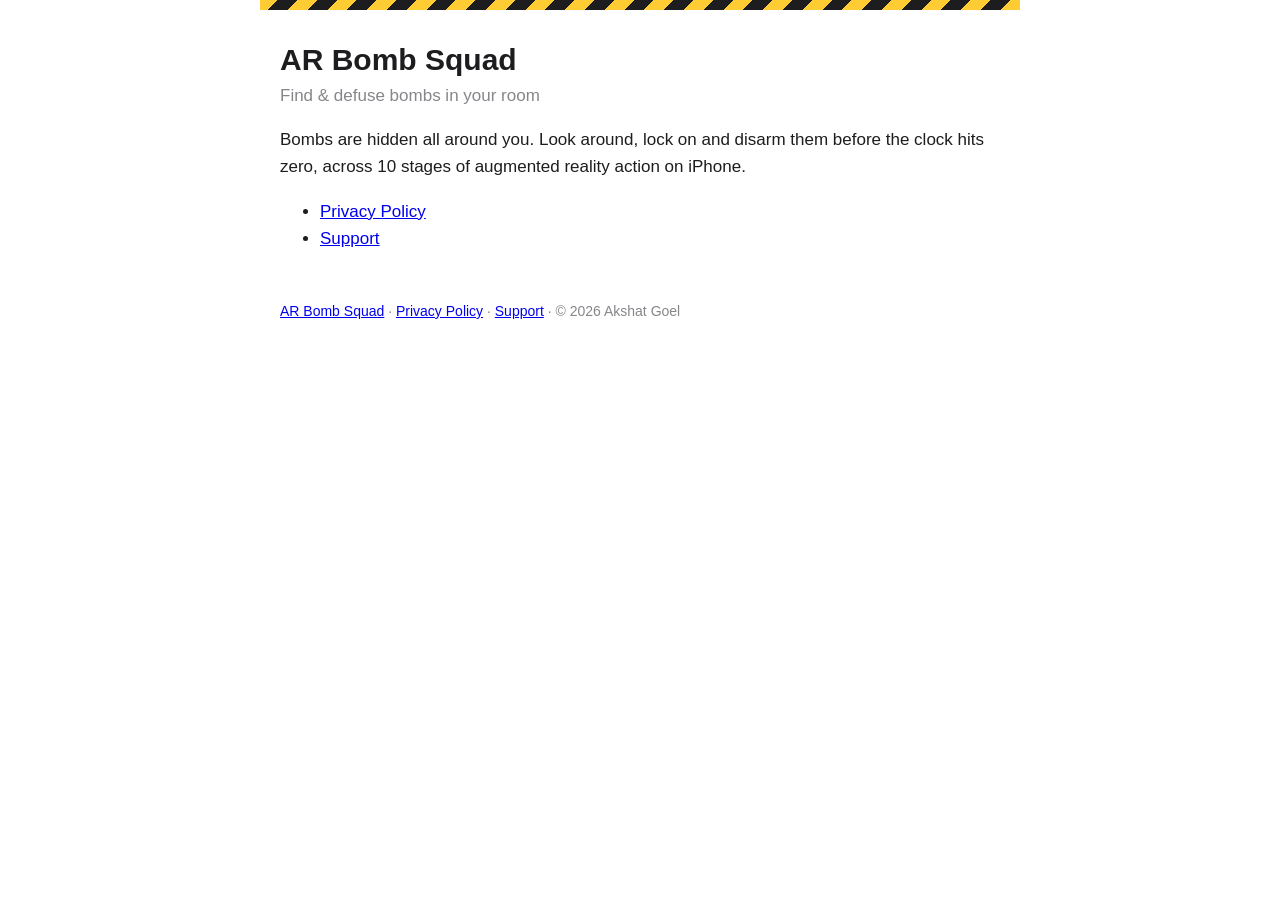
<file: index.html>
<!doctype html>
<html lang="en">
<head>
<meta charset="utf-8">
<meta name="viewport" content="width=device-width, initial-scale=1">
<title>AR Bomb Squad</title>
<link rel="stylesheet" href="style.css">
</head>
<body>
<div class="stripe"></div>
<h1>AR Bomb Squad</h1>
<p class="updated">Find &amp; defuse bombs in your room</p>
<p>Bombs are hidden all around you. Look around, lock on and disarm them before the clock hits zero, across 10 stages of augmented reality action on iPhone.</p>
<ul><li><a href="privacy-policy.html">Privacy Policy</a></li><li><a href="support.html">Support</a></li></ul>
<footer><a href="index.html">AR Bomb Squad</a> · <a href="privacy-policy.html">Privacy Policy</a> · <a href="support.html">Support</a> · © 2026 Akshat Goel</footer>
</body>
</html>
</file>
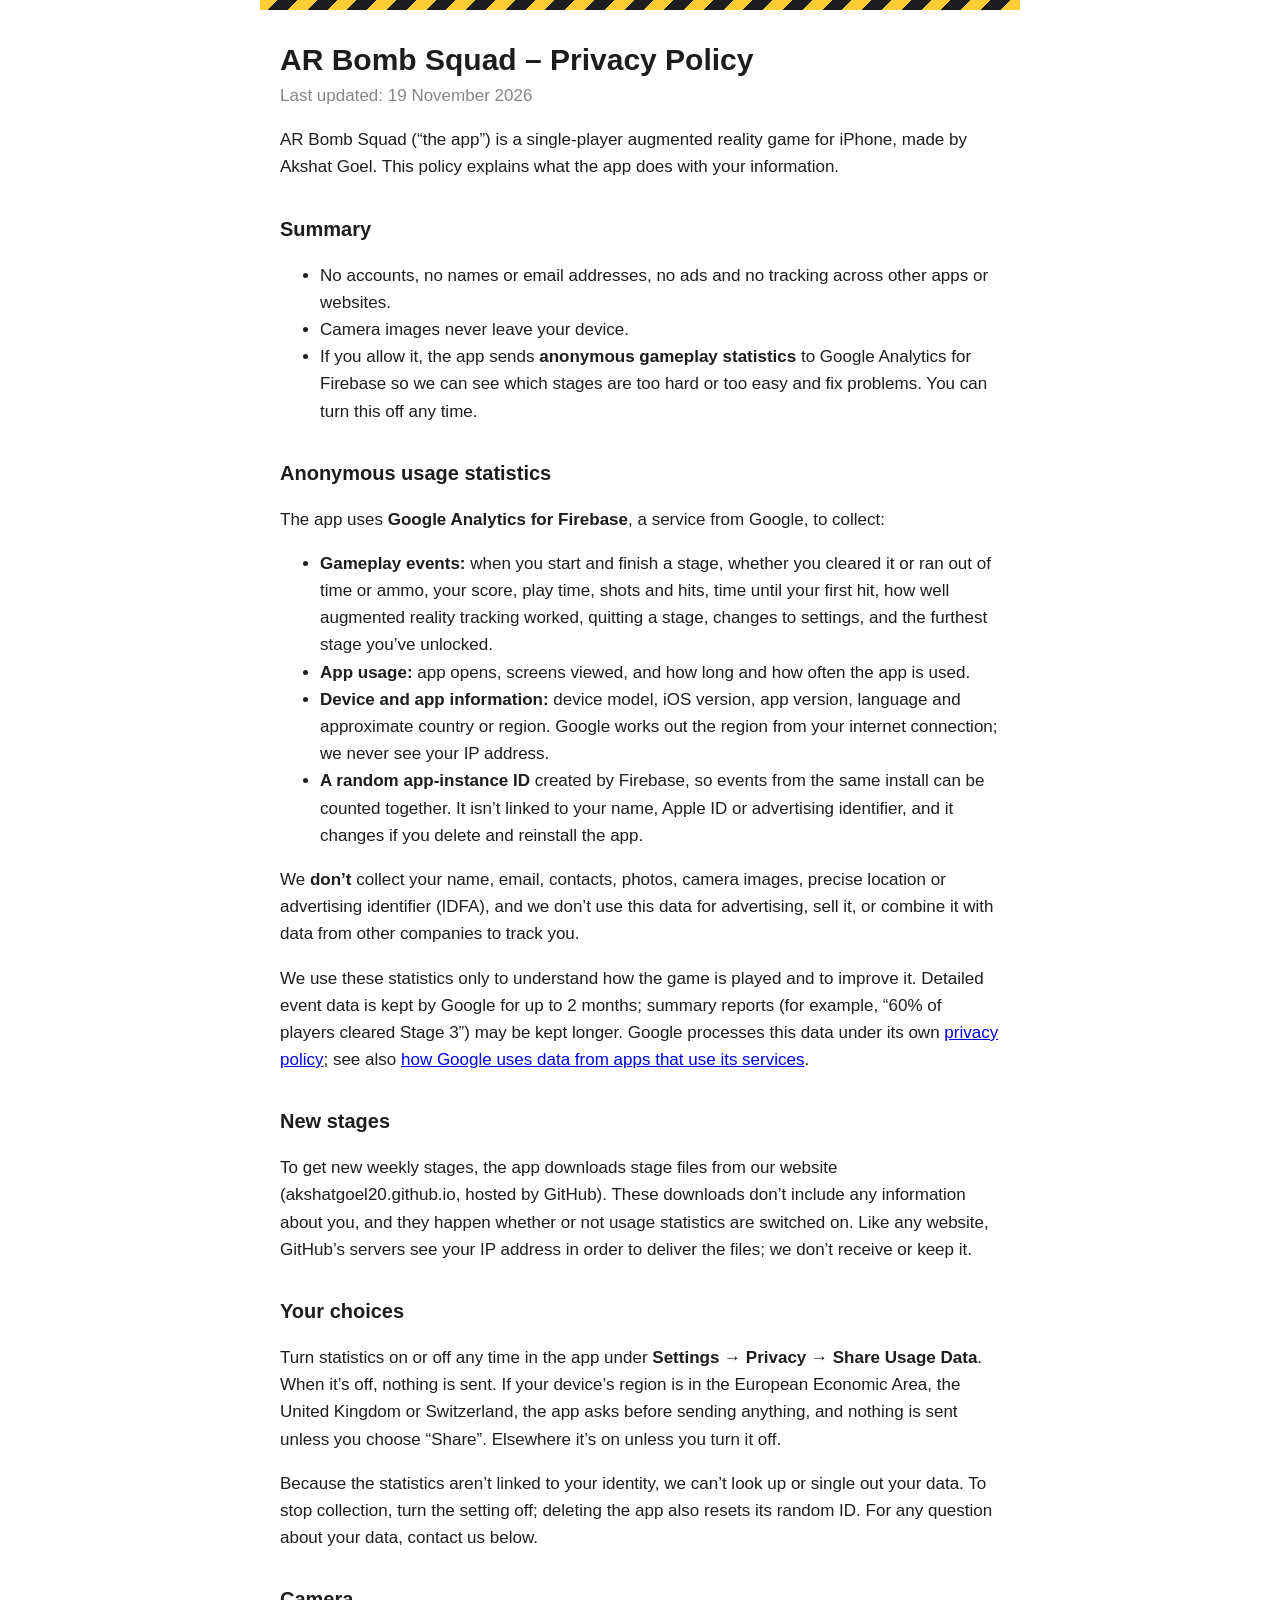
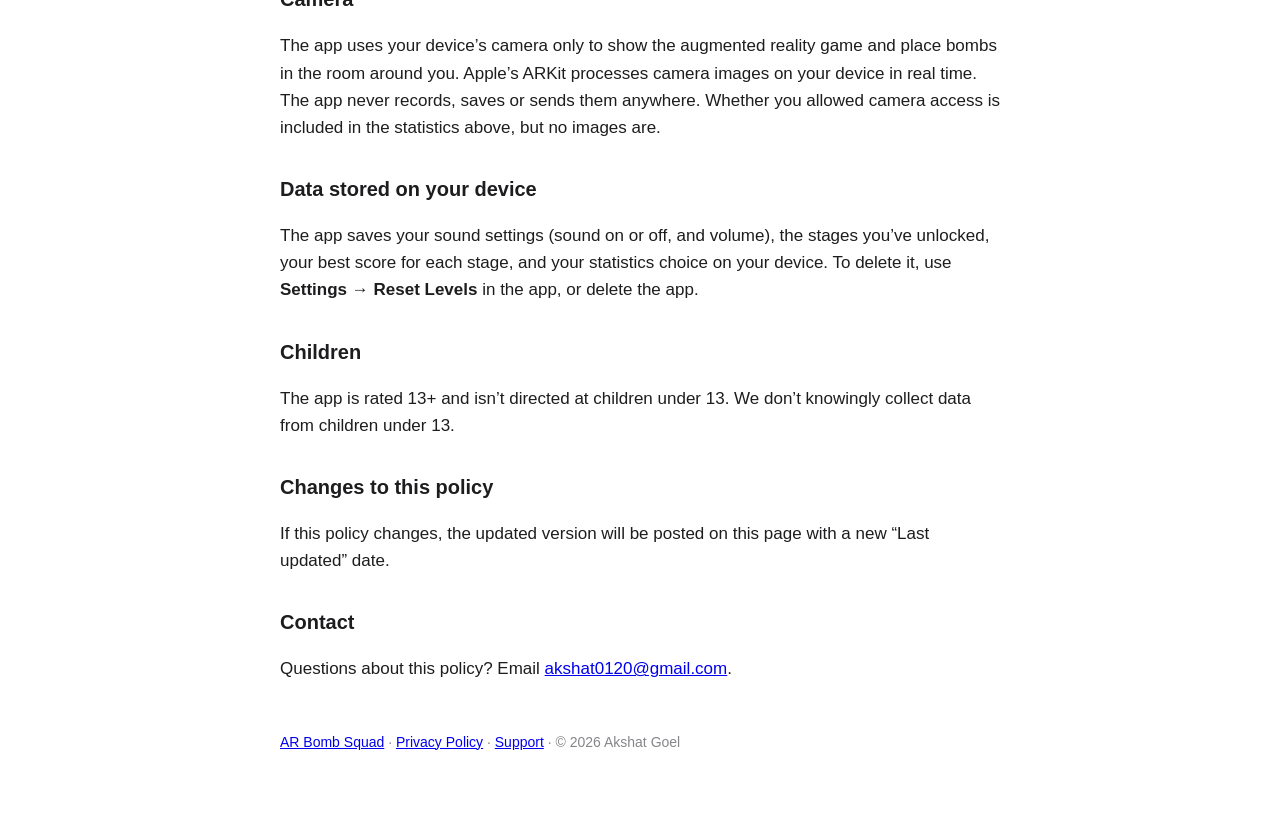
<file: privacy-policy.html>
<!doctype html>
<html lang="en">
<head>
<meta charset="utf-8">
<meta name="viewport" content="width=device-width, initial-scale=1">
<title>AR Bomb Squad – Privacy Policy</title>
<link rel="stylesheet" href="style.css">
</head>
<body>
<div class="stripe"></div>
<h1>AR Bomb Squad – Privacy Policy</h1>
<p class="updated">Last updated: 19 November 2026</p>
<p>AR Bomb Squad (“the app”) is a single-player augmented reality game for iPhone, made by Akshat Goel. This policy explains what the app does with your information.</p>
<h2>Summary</h2>
<ul>
<li>No accounts, no names or email addresses, no ads and no tracking across other apps or websites.</li>
<li>Camera images never leave your device.</li>
<li>If you allow it, the app sends <strong>anonymous gameplay statistics</strong> to Google Analytics for Firebase so we can see which stages are too hard or too easy and fix problems. You can turn this off any time.</li>
</ul>
<h2>Anonymous usage statistics</h2>
<p>The app uses <strong>Google Analytics for Firebase</strong>, a service from Google, to collect:</p>
<ul>
<li><strong>Gameplay events:</strong> when you start and finish a stage, whether you cleared it or ran out of time or ammo, your score, play time, shots and hits, time until your first hit, how well augmented reality tracking worked, quitting a stage, changes to settings, and the furthest stage you’ve unlocked.</li>
<li><strong>App usage:</strong> app opens, screens viewed, and how long and how often the app is used.</li>
<li><strong>Device and app information:</strong> device model, iOS version, app version, language and approximate country or region. Google works out the region from your internet connection; we never see your IP address.</li>
<li><strong>A random app-instance ID</strong> created by Firebase, so events from the same install can be counted together. It isn’t linked to your name, Apple ID or advertising identifier, and it changes if you delete and reinstall the app.</li>
</ul>
<p>We <strong>don’t</strong> collect your name, email, contacts, photos, camera images, precise location or advertising identifier (IDFA), and we don’t use this data for advertising, sell it, or combine it with data from other companies to track you.</p>
<p>We use these statistics only to understand how the game is played and to improve it. Detailed event data is kept by Google for up to 2 months; summary reports (for example, “60% of players cleared Stage 3”) may be kept longer. Google processes this data under its own <a href="https://policies.google.com/privacy">privacy policy</a>; see also <a href="https://policies.google.com/technologies/partner-sites">how Google uses data from apps that use its services</a>.</p>
<h2>New stages</h2>
<p>To get new weekly stages, the app downloads stage files from our website (akshatgoel20.github.io, hosted by GitHub). These downloads don’t include any information about you, and they happen whether or not usage statistics are switched on. Like any website, GitHub’s servers see your IP address in order to deliver the files; we don’t receive or keep it.</p>
<h2>Your choices</h2>
<p>Turn statistics on or off any time in the app under <strong>Settings → Privacy → Share Usage Data</strong>. When it’s off, nothing is sent. If your device’s region is in the European Economic Area, the United Kingdom or Switzerland, the app asks before sending anything, and nothing is sent unless you choose “Share”. Elsewhere it’s on unless you turn it off.</p>
<p>Because the statistics aren’t linked to your identity, we can’t look up or single out your data. To stop collection, turn the setting off; deleting the app also resets its random ID. For any question about your data, contact us below.</p>
<h2>Camera</h2>
<p>The app uses your device’s camera only to show the augmented reality game and place bombs in the room around you. Apple’s ARKit processes camera images on your device in real time. The app never records, saves or sends them anywhere. Whether you allowed camera access is included in the statistics above, but no images are.</p>
<h2>Data stored on your device</h2>
<p>The app saves your sound settings (sound on or off, and volume), the stages you’ve unlocked, your best score for each stage, and your statistics choice on your device. To delete it, use <strong>Settings → Reset Levels</strong> in the app, or delete the app.</p>
<h2>Children</h2>
<p>The app is rated 13+ and isn’t directed at children under 13. We don’t knowingly collect data from children under 13.</p>
<h2>Changes to this policy</h2>
<p>If this policy changes, the updated version will be posted on this page with a new “Last updated” date.</p>
<h2>Contact</h2>
<p>Questions about this policy? Email <a href="mailto:akshat0120@gmail.com">akshat0120@gmail.com</a>.</p>
<footer><a href="index.html">AR Bomb Squad</a> · <a href="privacy-policy.html">Privacy Policy</a> · <a href="support.html">Support</a> · © 2026 Akshat Goel</footer>
</body>
</html>
</file>
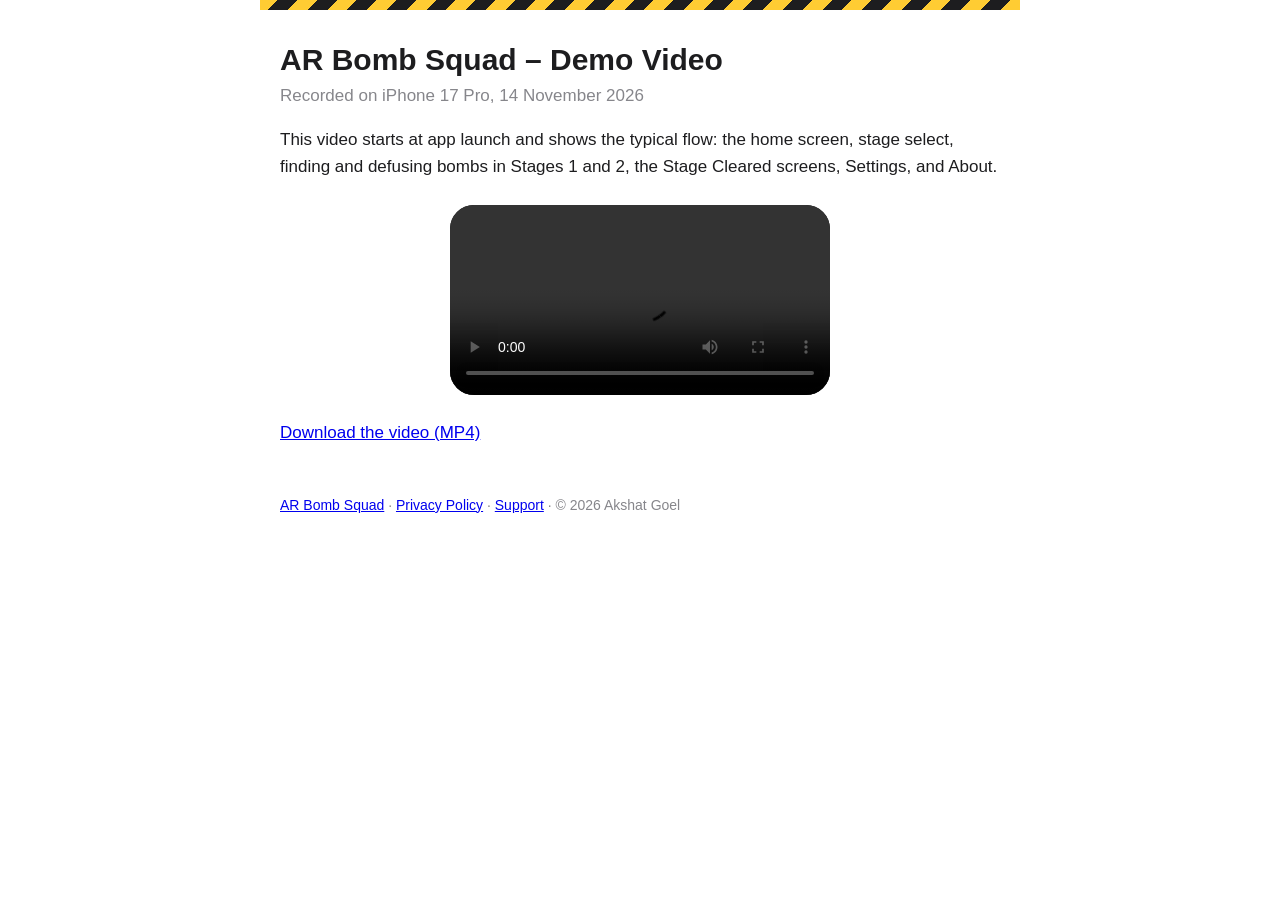
<file: review-video.html>
<!doctype html>
<html lang="en">
<head>
<meta charset="utf-8">
<meta name="viewport" content="width=device-width, initial-scale=1">
<title>AR Bomb Squad – Demo Video</title>
<link rel="stylesheet" href="style.css">
<style>video { display: block; width: 100%; max-width: 380px; margin: 24px auto; border-radius: 24px; background: #000; }</style>
</head>
<body>
<div class="stripe"></div>
<h1>AR Bomb Squad – Demo Video</h1>
<p class="updated">Recorded on iPhone 17 Pro, 14 November 2026</p>
<p>This video starts at app launch and shows the typical flow: the home screen, stage select, finding and defusing bombs in Stages 1 and 2, the Stage Cleared screens, Settings, and About.</p>
<video src="video/ar-bomb-squad-review.mp4" controls playsinline preload="metadata"></video>
<p><a href="video/ar-bomb-squad-review.mp4">Download the video (MP4)</a></p>
<footer><a href="index.html">AR Bomb Squad</a> · <a href="privacy-policy.html">Privacy Policy</a> · <a href="support.html">Support</a> · © 2026 Akshat Goel</footer>
</body>
</html>
</file>
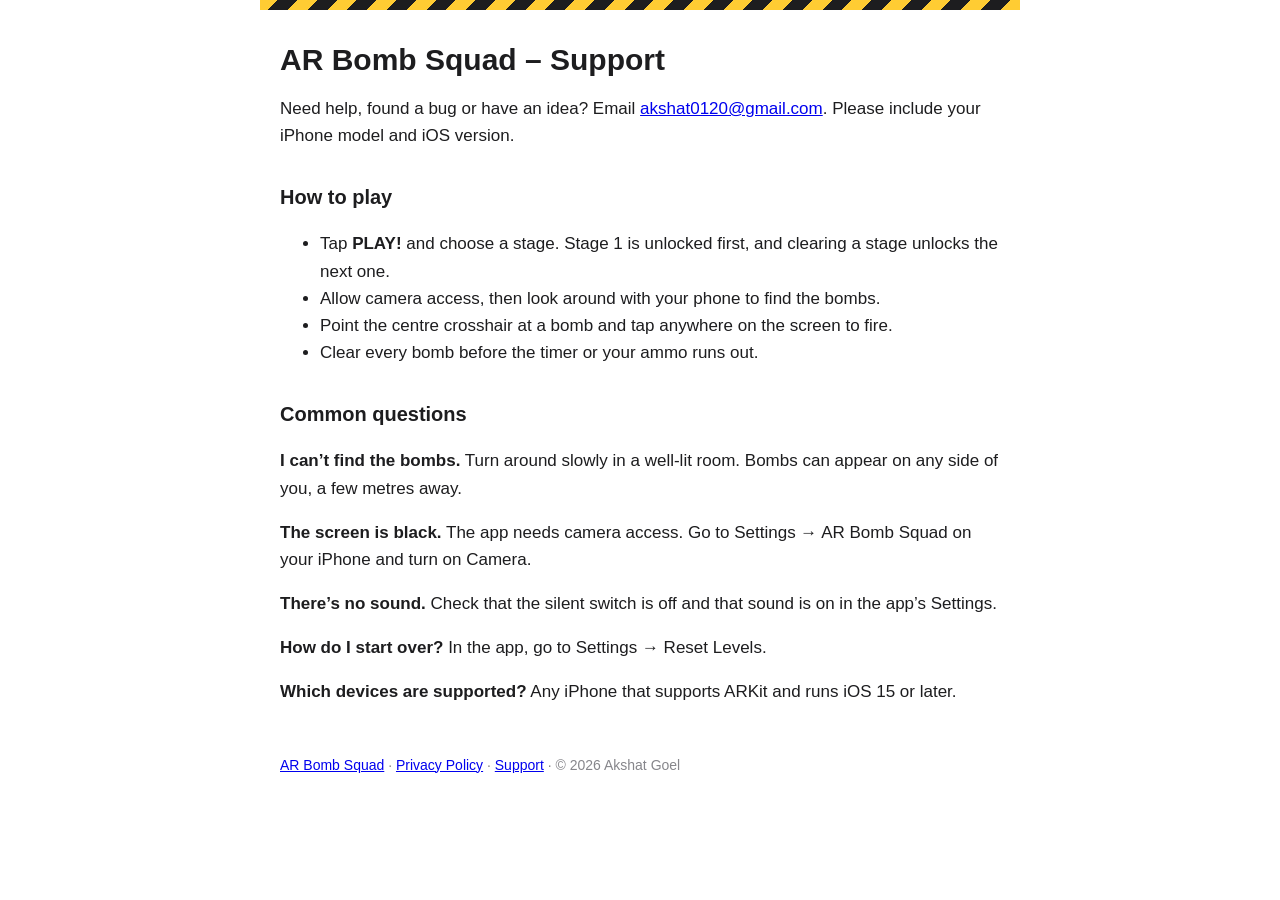
<file: support.html>
<!doctype html>
<html lang="en">
<head>
<meta charset="utf-8">
<meta name="viewport" content="width=device-width, initial-scale=1">
<title>AR Bomb Squad – Support</title>
<link rel="stylesheet" href="style.css">
</head>
<body>
<div class="stripe"></div>
<h1>AR Bomb Squad – Support</h1>
<p>Need help, found a bug or have an idea? Email <a href="mailto:akshat0120@gmail.com?subject=AR%20Bomb%20Squad%20support">akshat0120@gmail.com</a>. Please include your iPhone model and iOS version.</p>
<h2>How to play</h2>
<ul>
<li>Tap <strong>PLAY!</strong> and choose a stage. Stage 1 is unlocked first, and clearing a stage unlocks the next one.</li>
<li>Allow camera access, then look around with your phone to find the bombs.</li>
<li>Point the centre crosshair at a bomb and tap anywhere on the screen to fire.</li>
<li>Clear every bomb before the timer or your ammo runs out.</li>
</ul>
<h2>Common questions</h2>
<p><strong>I can’t find the bombs.</strong> Turn around slowly in a well-lit room. Bombs can appear on any side of you, a few metres away.</p>
<p><strong>The screen is black.</strong> The app needs camera access. Go to Settings → AR Bomb Squad on your iPhone and turn on Camera.</p>
<p><strong>There’s no sound.</strong> Check that the silent switch is off and that sound is on in the app’s Settings.</p>
<p><strong>How do I start over?</strong> In the app, go to Settings → Reset Levels.</p>
<p><strong>Which devices are supported?</strong> Any iPhone that supports ARKit and runs iOS 15 or later.</p>
<footer><a href="index.html">AR Bomb Squad</a> · <a href="privacy-policy.html">Privacy Policy</a> · <a href="support.html">Support</a> · © 2026 Akshat Goel</footer>
</body>
</html>
</file>
<file: style.css>
:root { color-scheme: light dark; }
body { font: 17px/1.6 -apple-system, BlinkMacSystemFont, "Segoe UI", Roboto, sans-serif; max-width: 720px; margin: 0 auto; padding: 32px 20px 64px; color: #1d1d1f; background: #fff; }
@media (prefers-color-scheme: dark) { body { color: #f5f5f7; background: #141414; } a { color: #ffcc33; } }
h1 { font-size: 30px; line-height: 1.2; margin-bottom: 4px; }
h2 { font-size: 20px; margin-top: 32px; }
.updated { color: #86868b; margin-top: 0; }
.stripe { height: 10px; margin: -32px -20px 32px; background: repeating-linear-gradient(-45deg, #ffcc33 0 14px, #1d1d1f 14px 28px); }
footer { margin-top: 48px; font-size: 14px; color: #86868b; }
</file>
